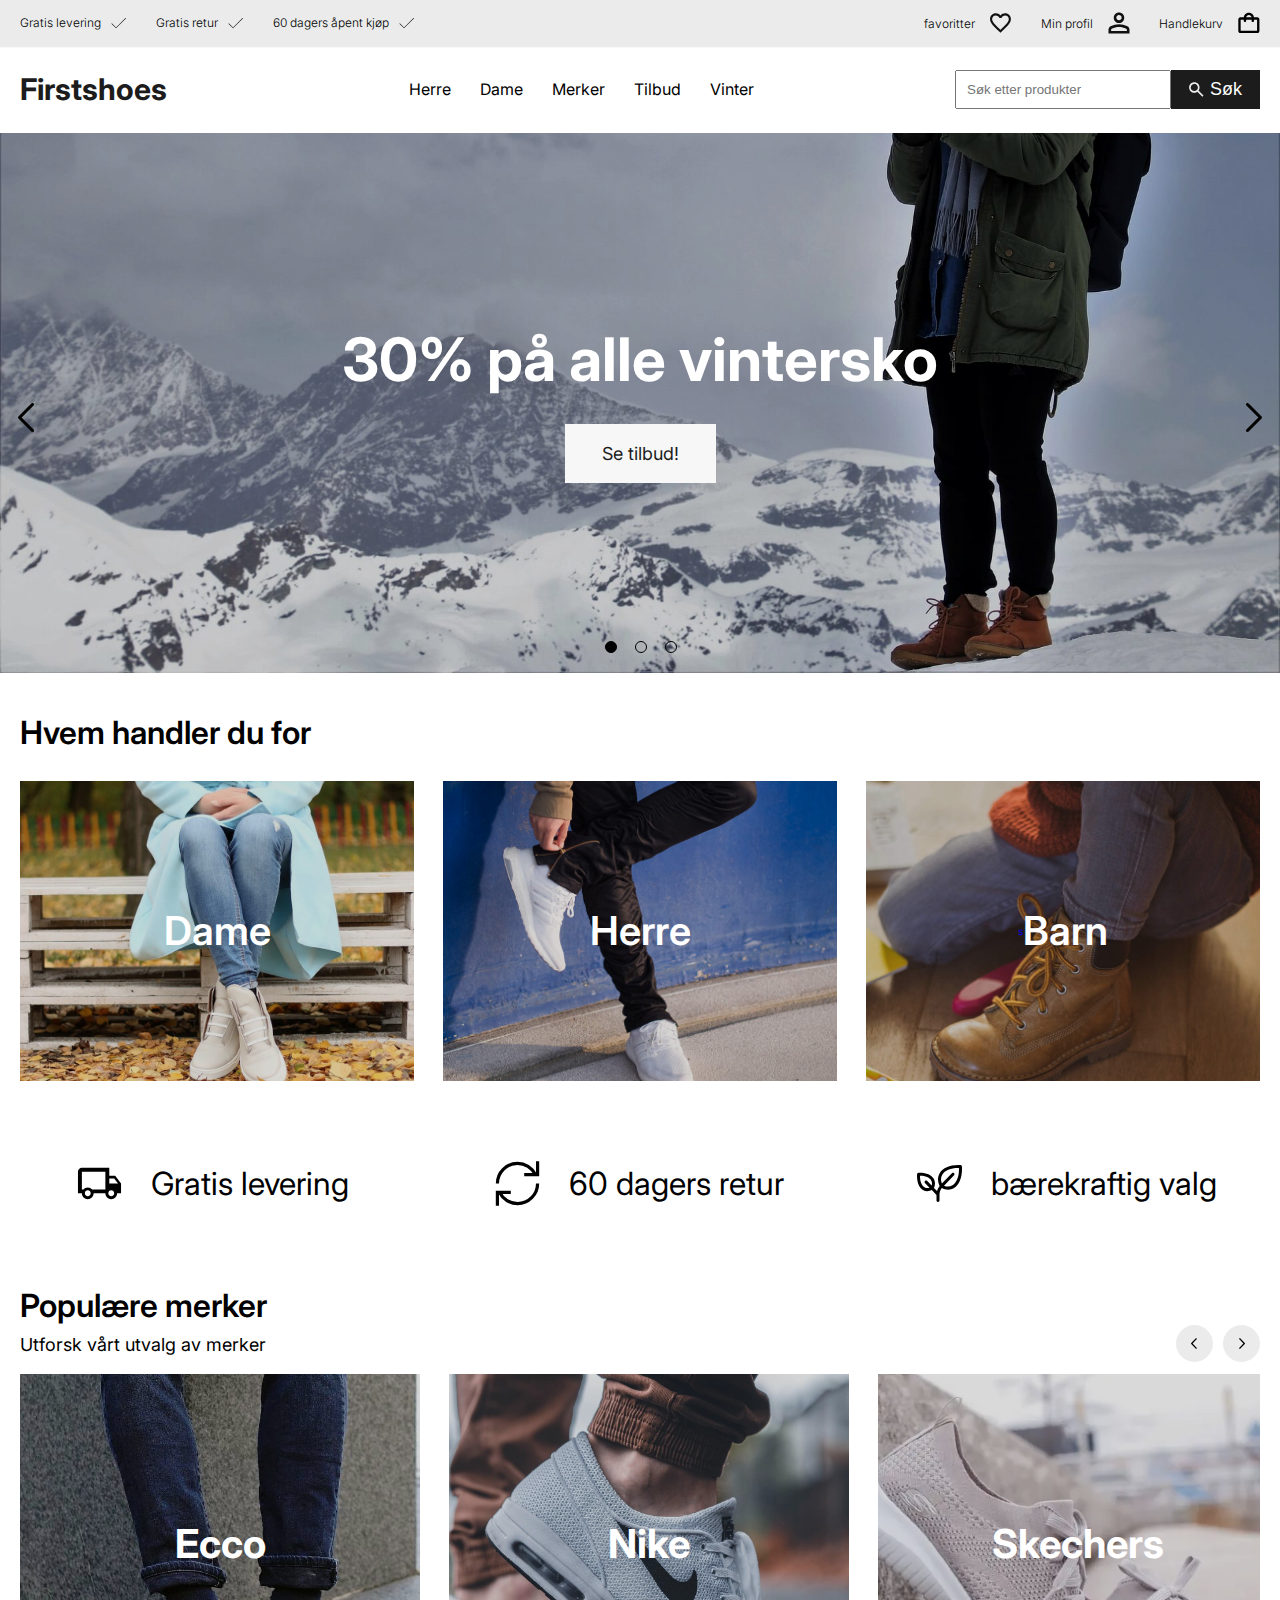
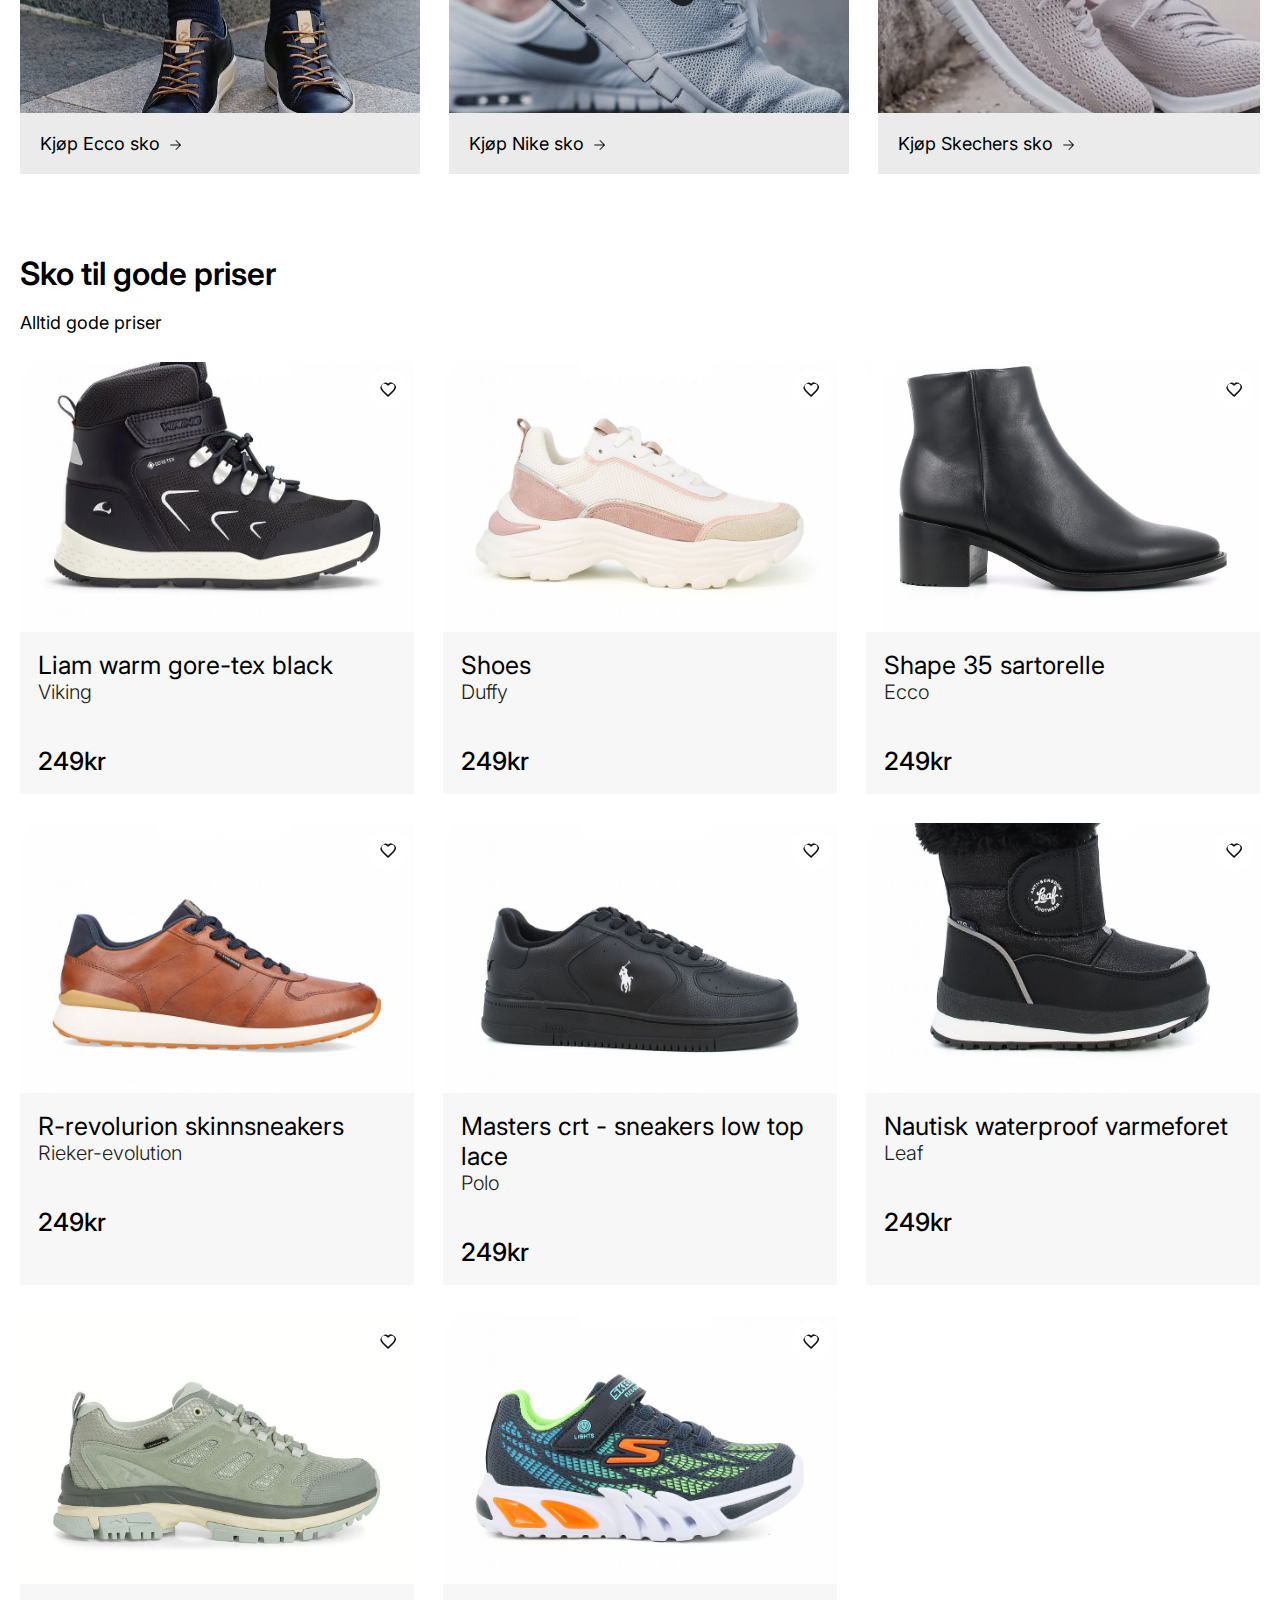
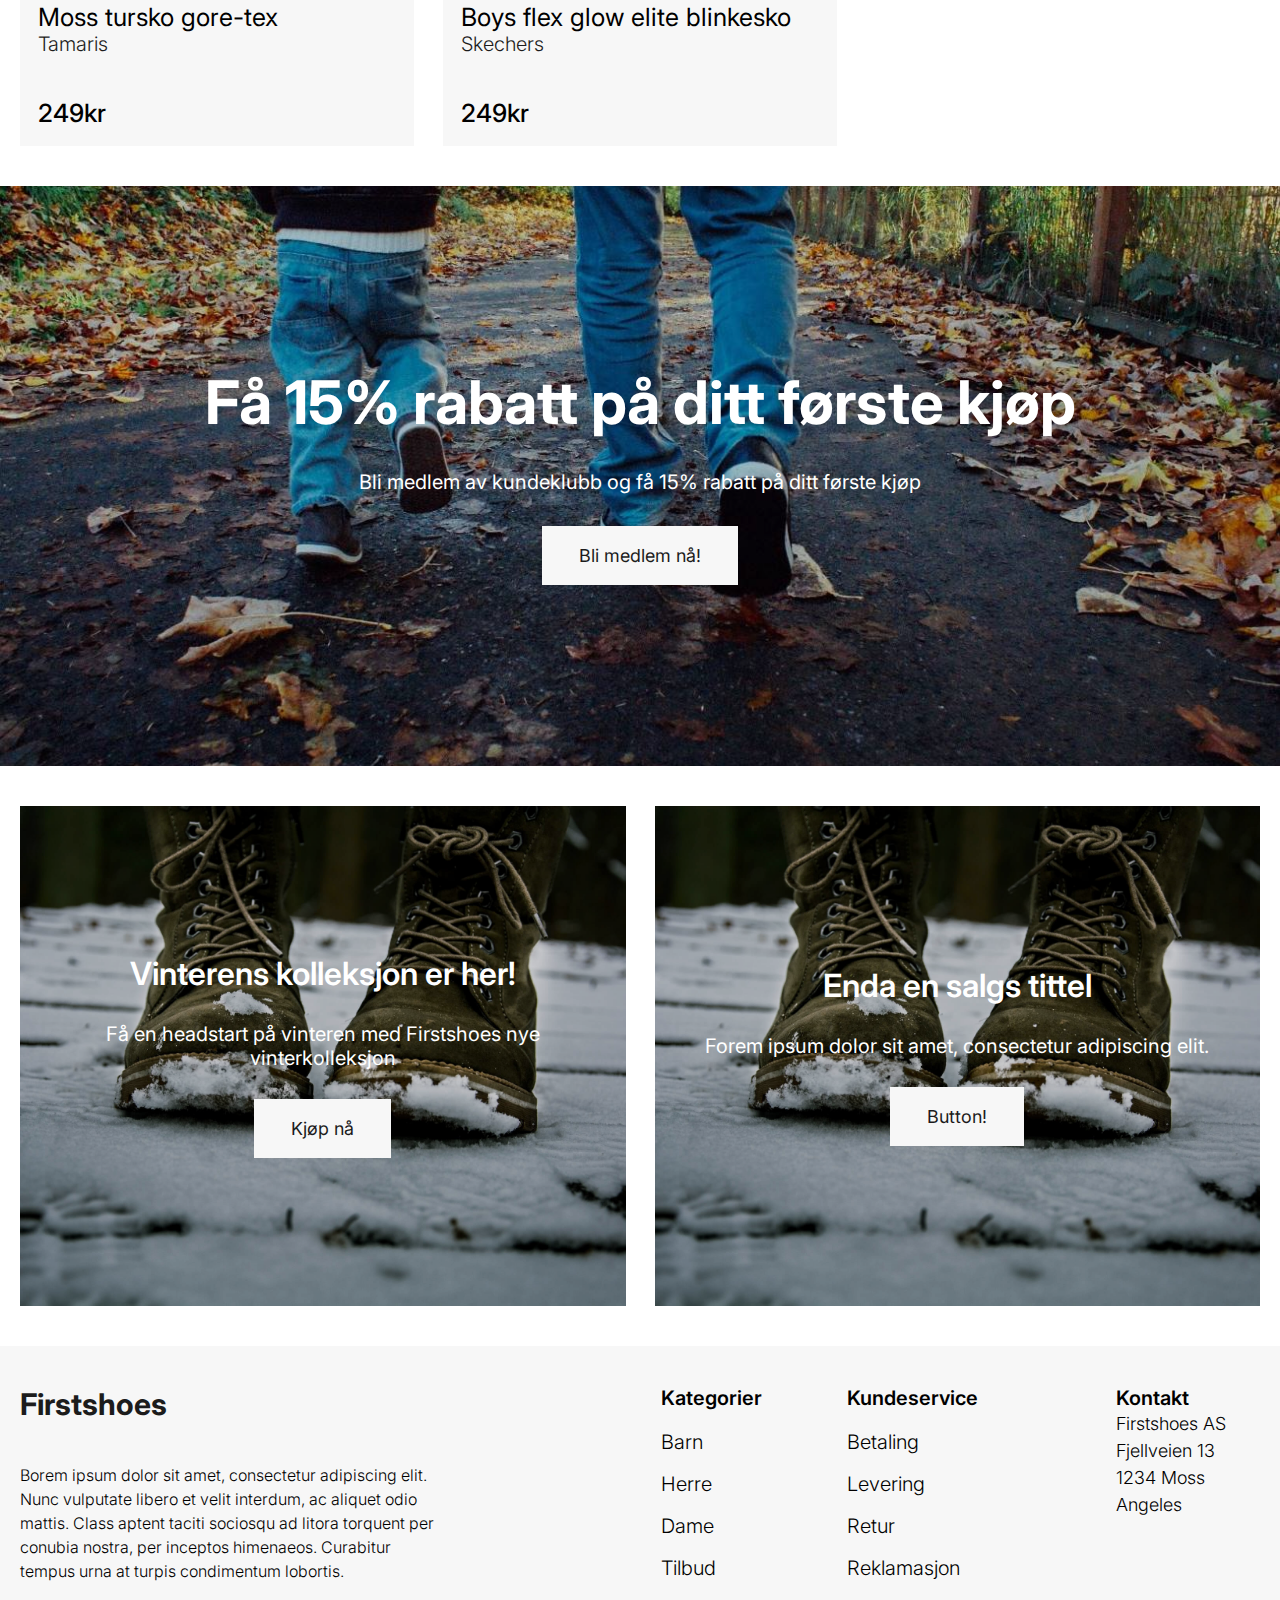
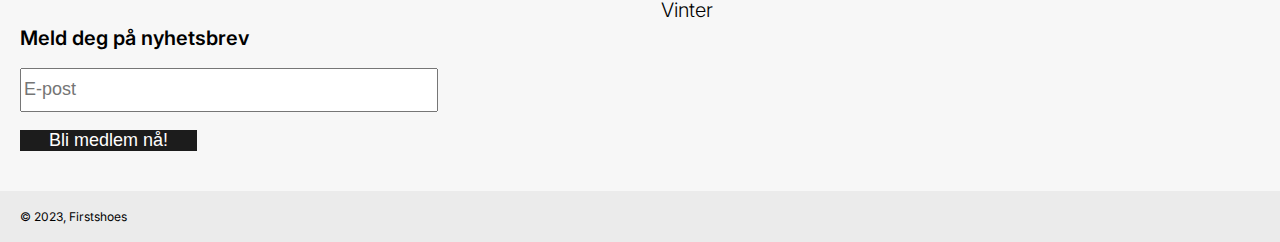
<file: index.html>
<!DOCTYPE html>
<html lang="no">
<head>
    <meta charset="UTF-8">
    <meta name="viewport" content="width=device-width, initial-scale=1.0">
    <link rel="stylesheet" href="css/style.css">
    <link rel="preconnect" href="https://fonts.googleapis.com">
    <link rel="preconnect" href="https://fonts.gstatic.com" crossorigin>
    <link href="https://fonts.googleapis.com/css2?family=Inter:wght@300;400;500;600;700&display=swap" rel="stylesheet">
    <title>Firstshoes</title>
</head>
<body>
    <header>
        <a href="#main" class="skip-link">Hopp til hovedinnhold</a>
        <section id="header-sub">
            <span>Gratis levering<img src="gfx/check.svg" alt="Checkmark" class="icon-xs"></span>
            <span>Gratis retur<img src="gfx/check.svg" alt="Checkmark" class="icon-xs"></span>
            <span>60 dagers åpent kjøp<img src="gfx/check.svg" alt="Checkmark" class="icon-xs"></span>
            <nav aria-label="secondary">
                <ul>
                    <li>
                        <a href="#" class="text-black"><span>favoritter</span><img src="gfx/heart.svg" alt="Vis lagret i favoritter" class="icon-s"></a>
                    </li>
                    <li>
                        <a href="#" class="text-black"><span class="text-black">Min profil</span><img src="gfx/profile.svg" alt="Gå til min profil" class="icon-s"></a>
                    </li>
                    <li>
                        <a href="handlekurv.html" class="text-black"><span>Handlekurv</span><img src="gfx/shopping_bag.svg" alt="Vis produkter i handlekurv" class="icon-s"></a>
                    </li>
                </ul>
            </nav>
        </section>
        <section id="header-main">
            <span class="logo" role="navigation"><a href="index.html">Firstshoes</a></span>
            <span class="icon-m">
                <a href="#"><img src="gfx/search.svg" alt="Søk etter produkter" class="icon-m"></a>
            </span>
            <span class="icon-m">
               <a href="#" aria-label="menu"><img src="gfx/hamburger.svg" alt="Åpne meny" class="icon-m"></a>
            </span>
            <nav aria-label="primary">
                <ul>
                    <li><a href="#">Herre</a></li>
                    <li><a href="#">Dame</a></li>
                    <li><a href="#">Merker</a></li>
                    <li><a href="#">Tilbud</a></li>
                    <li><a href="#">Vinter</a></li>
                </ul>
            </nav>
            <form role="search">
                <input type="text" id="search-input" placeholder="Søk etter produkter">
                <button type="submit"><img src="gfx/search.svg" alt="" class="icon-white">Søk</button>
            </form>
        </section>
    </header>
    <main id="main">
        <section id="slider">
            <article class="slide">
                <h1 class="heading-1 text-white">30% på alle vintersko</h1>
                <a href="#" class="btn-l solid-light">Se tilbud!</a>
                <img src="img/the-alps-331.jpg" alt="Header banner" class="slide-img bg-image">
            </article>
            <article class="slide">
                <h2 class="heading-1 text-white">Høstens herrekolleksjon</h2>
                <a href="#" class="btn-l solid-light">Se tilbud!</a>
                <img src="img/autum_collection_man.jpg" alt="Header banner" class="slide-img bg-image">
            </article>
            <article class="slide">
                <h2 class="heading-1 text-white">Billige sko hele året</h2>
                <a href="#" class="btn-l solid-light">Se tilbud!</a>
                <img src="img/cheap_shoes_year.jpg" alt="Header banner" class="slide-img bg-image">
            </article>
            <div class="slide-arrows">
                <span class="slide-arrow-left icon-xs" onclick="plusDivs(-1)" tabindex="0"><img src="gfx/left-arrow.svg" alt="Slide til venstre" class="slide-navi-arrow"></span>
                <span class="slide-arrow-right icon-xs" onclick="plusDivs(1)" tabindex="0"><img src="gfx/right-arrow.svg" alt="Slide til høyre" class="slide-navi-arrow"></span>
            </div>
            <div class="slide-dots">
                <span class="dot" onclick="currentDiv(1)"></span>
                <span class="dot" onclick="currentDiv(2)"></span>
                <span class="dot" onclick="currentDiv(3)"></span>
            </div>
        </section>
        <section id="kategorier">
            <h2 class="heading-2">Hvem handler du for</h2>
            <a href="#" class="category">
                <h3 class="text-white">Dame</h3>
                <img src="img/karabadgak-shoes-2914977_1920.jpg" alt="Sko for damer" class="bg-image">
            </a>
            <a href="#" class="category">
                <h3 class="text-white">Herre</h3>
                <img src="img/black-jiracheep-B5MKPcwjXr4-unsplash.jpg" alt="Sko for herrer" class="bg-image">
            </a>
            <a href="#" class="category">s
                <h3 class="text-white">Barn</h3>
                <img src="img/sven-brandsma-iVAs1Y_C8qI-unsplash.jpg" alt="Sko for barn" class="bg-image">
            </a>
        </section>
        <section id="selling-points">
            <span>
                <img src="gfx/truck.svg" alt="" class="icon-l">
                Gratis levering
            </span>
            <span>
                <img src="gfx/rewind.svg" alt="" class="icon-l">
                60 dagers retur
            </span>
            <span>
                <img src="gfx/plant.svg" alt="" class="icon-l">
                bærekraftig valg
            </span>
        </section>
        <section id="merker">
            <article class="merker-header">
                <h2 class="heading-2">Populære merker</h2>
                <p>Utforsk vårt utvalg av merker</p>
                <span tabindex="0"><img src="gfx/left-arrow.svg" alt="Slide til venstre" class="icon-round-m bg-92"></span>
                <span tabindex="0"><img src="gfx/right-arrow.svg" alt="Slide til høyre" class="icon-round-m bg-92"></span>
            </article>
            <div class="merker-body">
                <a href="#">
                    <h3 class="text-white">Ecco</h3>
                    <img src="img/Ecco+Shoes+Blog+1.jpg" alt="produktbrand for Ecco" class="bg-image">
                    <p>Kjøp Ecco sko<img src="gfx/arrow-right-2.svg" alt=""></p>
                </a>
                <a href="#">
                    <h3 class="text-white">Nike</h3>
                    <img src="img/feet-1840619_1920.jpg" alt="produktbrand for Nike" class="bg-image">
                    <p>Kjøp Nike sko<img src="gfx/arrow-right-2.svg" alt=""></p>
                </a>
                <a href="#">
                    <h3 class="text-white">Skechers</h3>
                    <img src="img/5cbe235ddaa9a96cfe352384.webp" alt="produktbrand for Skechers" class="bg-image">
                    <p>Kjøp Skechers sko<img src="gfx/arrow-right-2.svg" alt=""></p>
                </a>
                <a href="#">
                    <h3 class="text-white">Ecco</h3>
                    <img src="img/arunas-naujokas-yzmtlz9SJ4A-unsplash.jpg" alt="produktbrand for Ecco" class="bg-image">
                    <p>Kjøp Ecco sko<img src="gfx/arrow-right-2.svg" alt=""></p>
                </a>
                <a href="#">
                    <h3 class="text-white">Ecco</h3>
                    <img src="img/arunas-naujokas-yzmtlz9SJ4A-unsplash.jpg" alt="produktbrand for Ecco" class="bg-image">
                    <p>Kjøp Ecco sko<img src="gfx/arrow-right-2.svg" alt=""></p>
                </a>
            </div>
        </section>
        <section id="produkter">
            <h2 class="heading-2">Sko til gode priser</h2>
            <p>Alltid gode priser</p>
            <article>
                <a href="produkt.html">
                    <h3>Liam warm gore-tex black</h3>
                    <h4>Viking</h4>
                    <span>249kr</span>
                    <span><img src="gfx/heart.svg" alt="Legg til favoritt"></span>
                    <img src="img/viking-s.jpg" alt="produktbilde for Liam warm gore-tex black sko">
                </a>
            </article>
            <article>
                <a href="produkt.html">
                    <h3>Shoes</h3>
                    <h4>Duffy</h4>
                    <span>249kr</span>
                    <span><img src="gfx/heart.svg" alt="Legg til favoritt"></span>
                    <img src="img/duffy-s.jpg" alt="produktbilde for Shoes sko">
                </a>
            </article>
            <article>
                <a href="produkt.html">
                    <h3>Shape 35 sartorelle</h3>
                    <h4>Ecco</h4>
                    <span>249kr</span>
                    <span><img src="gfx/heart.svg" alt="Legg til favoritt"></span>
                    <img src="img/eccho-s2.jpg" alt="produktbilde for Shape 35 sartorelle sko">
                </a>
            </article>
            <article>
                <a href="produkt.html">
                    <h3>R-revolurion skinnsneakers</h3>
                    <h4>Rieker-evolution</h4>
                    <span>249kr</span>
                    <span><img src="gfx/heart.svg" alt="Legg til favoritt"></span>
                    <img src="img/rieker-evolution-s.jpg" alt="produktbilde for R-revolurion skinnsneakers sko">
                </a>
            </article>
            <article>
                <a href="produkt.html">
                    <h3>Masters crt - sneakers low top lace</h3>
                    <h4>Polo</h4>
                    <span>249kr</span>
                    <span><img src="gfx/heart.svg" alt="Legg til favoritt"></span>
                    <img src="img/polo-s.jpg" alt="produktbilde for Masters crt - sneakers low top lace sko">
                </a>
            </article>
            <article>
                <a href="produkt.html">
                    <h3>Nautisk waterproof varmeforet</h3>
                    <h4>Leaf</h4>
                    <span>249kr</span>
                    <span><img src="gfx/heart.svg" alt="Legg til favoritt"></span>
                    <img src="img/leaf-s.jpg" alt="produktbilde for Nautisk waterproof varmeforet sko">
                </a>
            </article>
            <article>
                <a href="produkt.html">
                    <h3>Moss tursko gore-tex</h3>
                    <h4>Tamaris</h4> 
                    <span>249kr</span>
                    <span><img src="gfx/heart.svg" alt="Legg til favoritt"></span>
                    <img src="img/tamaris-s.jpg" alt="produktbilde for Moss tursko gore-tex sko">
                </a>
            </article>
            <article>
                <a href="produkt.html">
                    <h3>Boys flex glow elite blinkesko</h3>
                    <h4>Skechers</h4>
                    <span>249kr</span>
                    <span><img src="gfx/heart.svg" alt="Legg til favoritt"></span>
                    <img src="img/skecher-s.jpg" alt="produktbilde for Boys flex glow elite blinkesko">
                </a>
            </article>
        </section>
        <section id="bli-medlem">
            <article>
                <h2 class="heading-1 text-white">Få 15% rabatt på ditt første kjøp</h2>
                <p class="text-white">Bli medlem av kundeklubb og få 15% rabatt på ditt første kjøp</p>
                <a href="#" class="btn-l solid-light">Bli medlem nå!</a>
                <img src="img/dad-909510_1920.jpg" alt="" class="bg-image">
            </article>
        </section>
        <section id="ads">
            <article>
                <h3 class="heading-2 text-white">Vinterens kolleksjon er her!</h3>
                <p class="text-white">Få en headstart på vinteren med Firstshoes nye vinterkolleksjon</p>
                <a href="#" class="btn-l solid-light">Kjøp nå</a>
                <img src="img/arunas-naujokas-yzmtlz9SJ4A-unsplash.jpg" alt="" class="bg-image">
            </article>
            <article>
                <h3 class="heading-2 text-white">Enda en salgs tittel</h3>
                <p class="text-white">Forem ipsum dolor sit amet, consectetur adipiscing elit.</p>
                <a href="#" class="btn-l solid-light">Button!</a>
                <img src="img/arunas-naujokas-yzmtlz9SJ4A-unsplash.jpg" alt="" class="bg-image">
            </article>
        </section>
    </main>

    <footer>
        <section id="footer-main">
            <article>
                <span class="logo"><a href="index.html">Firstshoes</a></span>
                <p>Borem ipsum dolor sit amet, consectetur adipiscing elit. Nunc vulputate libero et velit interdum, ac aliquet odio mattis. Class aptent taciti sociosqu ad litora torquent per conubia nostra, per inceptos himenaeos. Curabitur tempus urna at turpis condimentum lobortis.</p>
                <form>
                    <h3>Meld deg på nyhetsbrev</h3>
                    <input type="text" placeholder="E-post">
                    <input type="submit" value="Bli medlem nå!">
                </form>
            </article>
            <article>
                <h3>Kategorier</h3>
                <nav>
                    <ul>
                        <li><a href="#">Barn</a></li>
                        <li><a href="#">Herre</a></li>
                        <li><a href="#">Dame</a></li>
                        <li><a href="#">Tilbud</a></li>
                        <li><a href="#">Vinter</a></li>
                    </ul>
                </nav>
            </article>
            <article>
                <h3>Kundeservice</h3>
                <nav>
                    <ul>
                        <li><a href="#">Betaling</a></li>
                        <li><a href="#">Levering</a></li>
                        <li><a href="#">Retur</a></li>
                        <li><a href="#">Reklamasjon</a></li>
                    </ul>
                </nav>
            </article>           
            <article>
                <h3>Kontakt</h3>
                <address>
                    <p>Firstshoes AS</p>
                    <p>Fjellveien 13</p>
                    <p>1234 Moss Angeles</p>
                </address>
            </article>
        </section>
        <section id="footer-sub">
            <p>© 2023, Firstshoes</p>
        </section>
    </footer>
    <script src="js/script.js"></script>
</body>
</html>
</file>
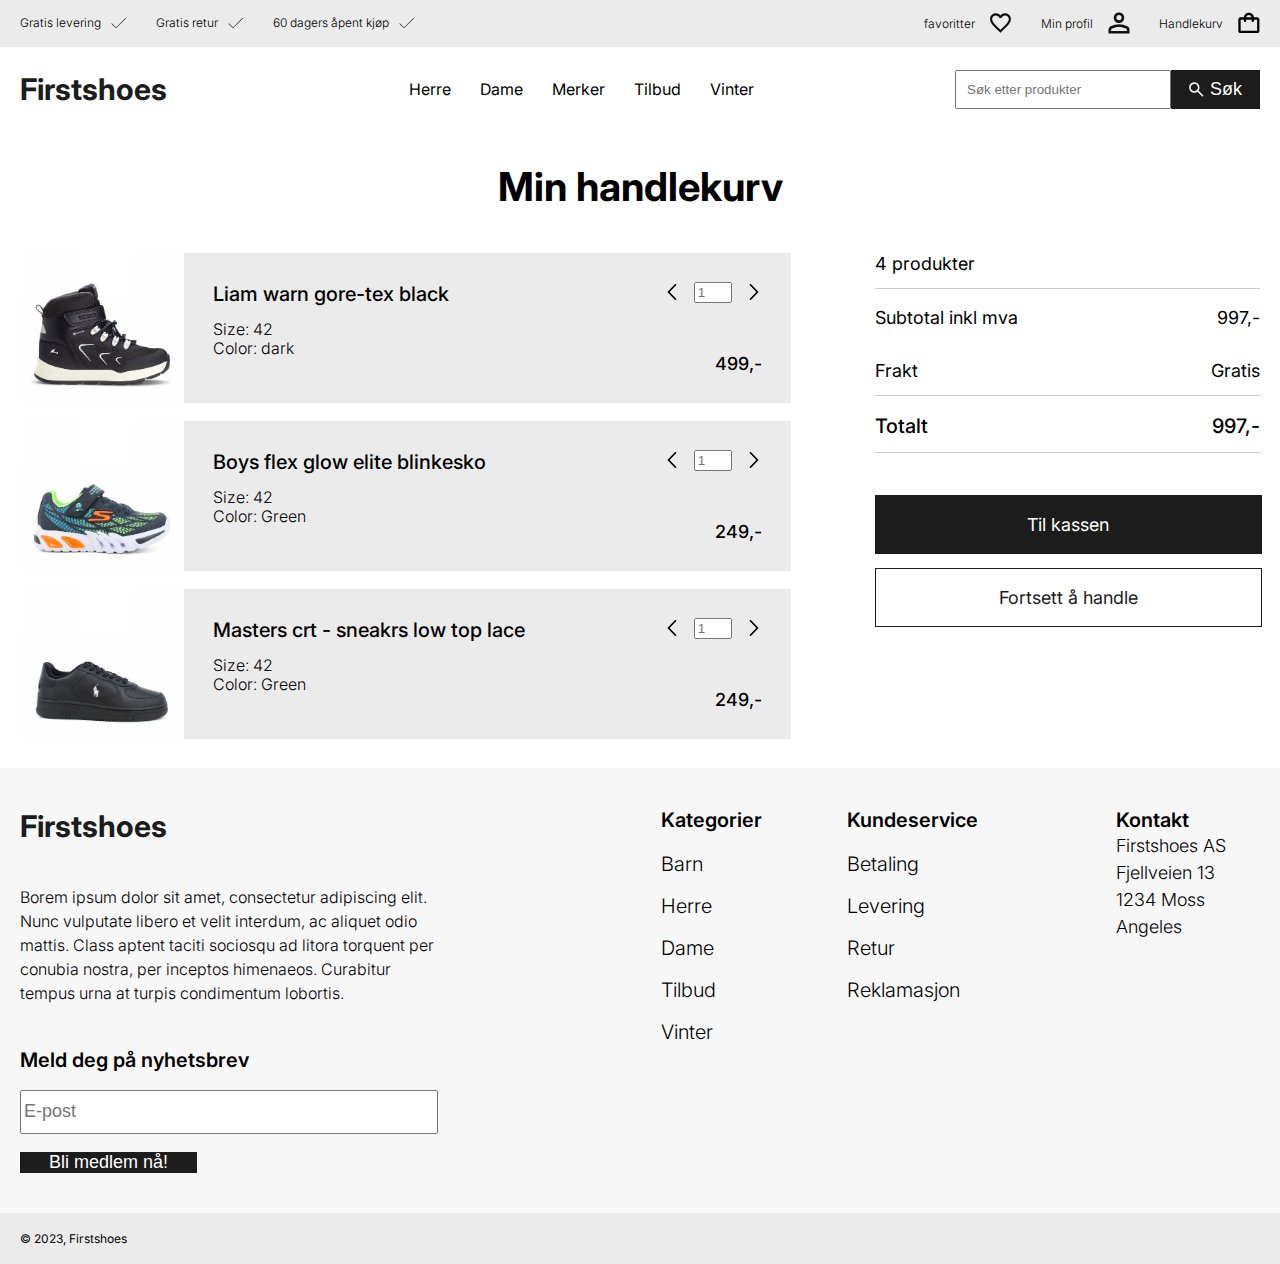
<file: handlekurv.html>
<!DOCTYPE html>
<html lang="no">
<head>
    <meta charset="UTF-8">
    <meta name="viewport" content="width=device-width, initial-scale=1.0">
    <link rel="stylesheet" href="css/style.css">
    <link rel="preconnect" href="https://fonts.googleapis.com">
    <link rel="preconnect" href="https://fonts.gstatic.com" crossorigin>
    <link href="https://fonts.googleapis.com/css2?family=Inter:wght@300;400;500;600;700&display=swap" rel="stylesheet">
    <title>Firstshoes</title>
</head>
<body>
    <header>
        <a href="#main" class="skip-link">Hopp til hovedinnhold</a>
        <section id="header-sub">
            <span>Gratis levering<img src="gfx/check.svg" alt="Checkmark" class="icon-xs"></span>
            <span>Gratis retur<img src="gfx/check.svg" alt="Checkmark" class="icon-xs"></span>
            <span>60 dagers åpent kjøp<img src="gfx/check.svg" alt="Checkmark" class="icon-xs"></span>
            <nav aria-label="secondary">
                <ul>
                    <li>
                        <a href="#" class="text-black"><span>favoritter</span><img src="gfx/heart.svg" alt="Vis lagret i favoritter" class="icon-s"></a>
                    </li>
                    <li>
                        <a href="#" class="text-black"><span class="text-black">Min profil</span><img src="gfx/profile.svg" alt="Gå til min profil" class="icon-s"></a>
                    </li>
                    <li>
                        <a href="handlekurv.html" class="text-black"><span>Handlekurv</span><img src="gfx/shopping_bag.svg" alt="Vis produkter i handlekurv" class="icon-s"></a>
                    </li>
                </ul>
            </nav>
        </section>
        <section id="header-main">
            <span class="logo" role="navigation"><a href="index.html">Firstshoes</a></span>
            <span class="icon-m">
                <a href="#"><img src="gfx/search.svg" alt="Søk etter produkter" class="icon-m"></a>
            </span>
            <span class="icon-m">
               <a href="#" aria-label="menu"><img src="gfx/hamburger.svg" alt="Åpne meny" class="icon-m"></a>
            </span>
            <nav aria-label="primary">
                <ul>
                    <li><a href="#">Herre</a></li>
                    <li><a href="#">Dame</a></li>
                    <li><a href="#">Merker</a></li>
                    <li><a href="#">Tilbud</a></li>
                    <li><a href="#">Vinter</a></li>
                </ul>
            </nav>
            <form role="search">
                <input type="text" id="search-input" placeholder="Søk etter produkter">
                <button type="submit"><img src="gfx/search.svg" alt="" class="icon-white">Søk</button>
            </form>
        </section>
    </header>
    <main id="handlekurv">
        <section>
            <h1>Min handlekurv</h1>
        </section>
        <section>
            <article class="cart_item">
                <img src="img/viking-s.jpg" alt="">
                <article>
                    <h2>Liam warn gore-tex black</h2>
                    <p>Size: 42</p>
                    <p>Color: dark</p>
                </article>
                <article>
                    <form>
                        <img src="gfx/left-arrow.svg" alt="" class="icon-xs">
                        <input type="number" placeholder="1">
                        <img src="gfx/right-arrow.svg" alt="" class="icon-xs">
                    </form>
                    <span>499,-</span>
                </article>
            </article>
            <article class="cart_item">
                <img src="img/skecher-s.jpg" alt="">
                <article>
                    <h2>Boys flex glow elite blinkesko</h2>
                    <p>Size: 42</p>
                    <p>Color: Green</p>
                </article>
                <article>
                    <form>
                        <img src="gfx/left-arrow.svg" alt="" class="icon-xs">
                        <input type="number" placeholder="1">
                        <img src="gfx/right-arrow.svg" alt="" class="icon-xs">
                    </form>
                    <span>249,-</span>
                </article>
            </article>
            <article class="cart_item">
                <img src="img/polo-s.jpg" alt="">
                <article>
                    <h2>Masters crt - sneakrs low top lace</h2>
                    <p>Size: 42</p>
                    <p>Color: Green</p>
                </article>
                <article>
                    <form>
                        <img src="gfx/left-arrow.svg" alt="" class="icon-xs">
                        <input type="number" placeholder="1">
                        <img src="gfx/right-arrow.svg" alt="" class="icon-xs">
                    </form>
                    <span>249,-</span>
                </article>
            </article>
        </section>
        <section id="handlekurv_pris">
            <div id="pris_oversikt">
                <p>4 produkter</p>
                <p><span>Subtotal inkl mva</span><span>997,-</span></p>
                <p><span>Frakt</span><span>Gratis</span></p>
                <p class="totalt"><span>Totalt</span><span>997,-</span></p>
            </div>
            <a href="#" class="btn-l solid-dark">Til kassen</a>
            <a href="#" class="btn-l outline-dark">Fortsett å handle</a>
        </section>
    </main>
    <footer>
        <section id="footer-main">
            <article>
                <span class="logo"><a href="index.html">Firstshoes</a></span>
                <p>Borem ipsum dolor sit amet, consectetur adipiscing elit. Nunc vulputate libero et velit interdum, ac aliquet odio mattis. Class aptent taciti sociosqu ad litora torquent per conubia nostra, per inceptos himenaeos. Curabitur tempus urna at turpis condimentum lobortis.</p>
                <form>
                    <h3>Meld deg på nyhetsbrev</h3>
                    <input type="text" placeholder="E-post">
                    <input type="submit" value="Bli medlem nå!">
                </form>
            </article>
            <article>
                <h3>Kategorier</h3>
                <nav>
                    <ul>
                        <li><a href="#">Barn</a></li>
                        <li><a href="#">Herre</a></li>
                        <li><a href="#">Dame</a></li>
                        <li><a href="#">Tilbud</a></li>
                        <li><a href="#">Vinter</a></li>
                    </ul>
                </nav>
            </article>
            <article>
                <h3>Kundeservice</h3>
                <nav>
                    <ul>
                        <li><a href="#">Betaling</a></li>
                        <li><a href="#">Levering</a></li>
                        <li><a href="#">Retur</a></li>
                        <li><a href="#">Reklamasjon</a></li>
                    </ul>
                </nav>
            </article>           
            <article>
                <h3>Kontakt</h3>
                <address>
                    <p>Firstshoes AS</p>
                    <p>Fjellveien 13</p>
                    <p>1234 Moss Angeles</p>
                </address>
            </article>
        </section>
        <section id="footer-sub">
            <p>© 2023, Firstshoes</p>
        </section>
    </footer>
    <script src="js/script.js"></script>
</body>
</html>
</file>
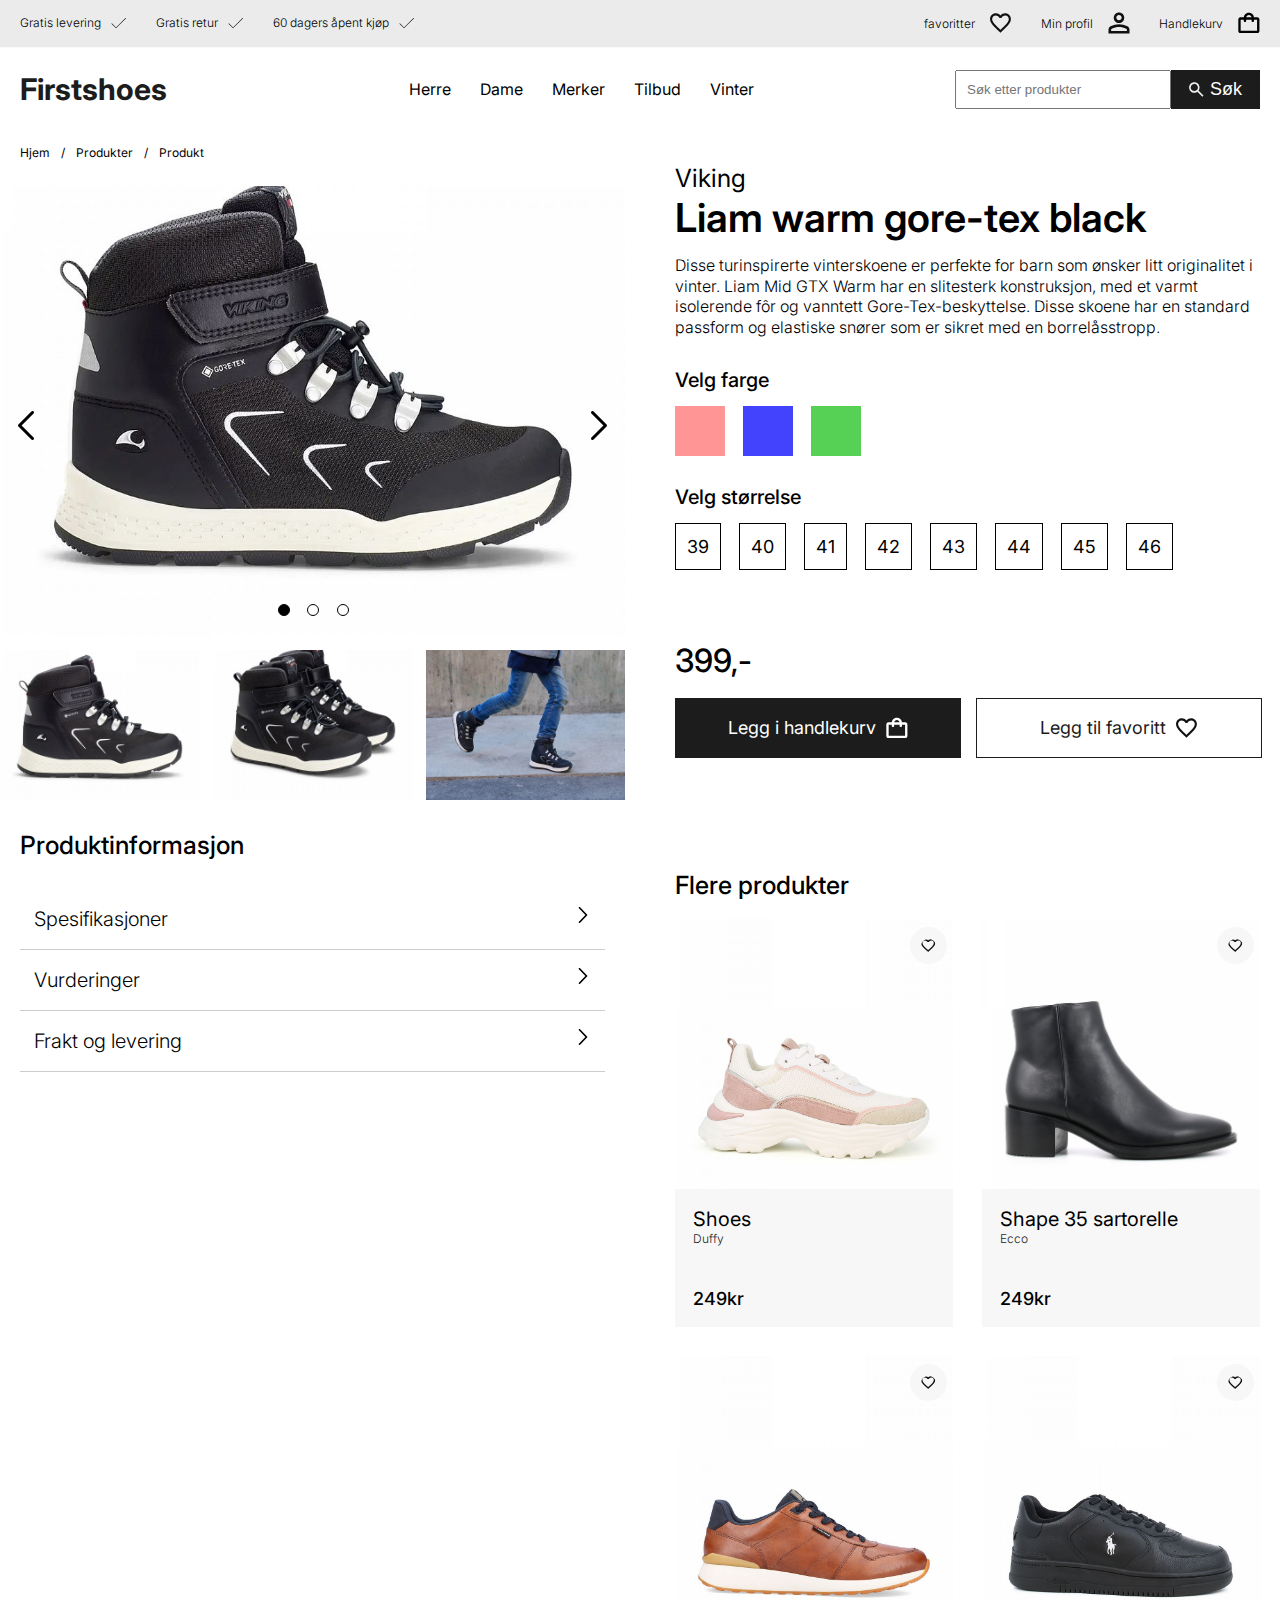
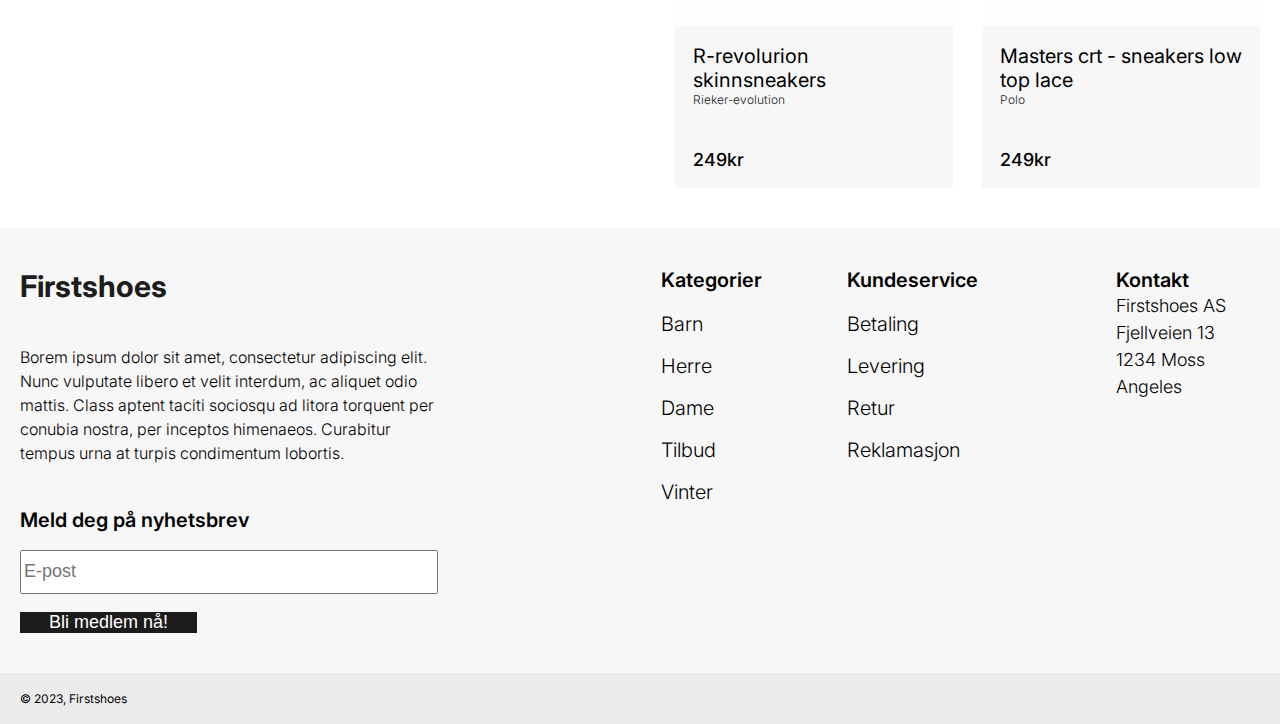
<file: produkt.html>
<!DOCTYPE html>
<html lang="no">
<head>
    <meta charset="UTF-8">
    <meta name="viewport" content="width=device-width, initial-scale=1.0">
    <link rel="stylesheet" href="css/style.css">
    <link rel="preconnect" href="https://fonts.googleapis.com">
    <link rel="preconnect" href="https://fonts.gstatic.com" crossorigin>
    <link href="https://fonts.googleapis.com/css2?family=Inter:wght@300;400;500;600;700&display=swap" rel="stylesheet">
    <title>Firstshoes</title>
</head>
<body>
    <header>
        <a href="#main" class="skip-link">Hopp til hovedinnhold</a>
        <section id="header-sub">
            <span>Gratis levering<img src="gfx/check.svg" alt="Checkmark" class="icon-xs"></span>
            <span>Gratis retur<img src="gfx/check.svg" alt="Checkmark" class="icon-xs"></span>
            <span>60 dagers åpent kjøp<img src="gfx/check.svg" alt="Checkmark" class="icon-xs"></span>
            <nav aria-label="secondary">
                <ul>
                    <li>
                        <a href="#" class="text-black"><span>favoritter</span><img src="gfx/heart.svg" alt="Vis lagret i favoritter" class="icon-s"></a>
                    </li>
                    <li>
                        <a href="#" class="text-black"><span class="text-black">Min profil</span><img src="gfx/profile.svg" alt="Gå til min profil" class="icon-s"></a>
                    </li>
                    <li>
                        <a href="handlekurv.html" class="text-black"><span>Handlekurv</span><img src="gfx/shopping_bag.svg" alt="Vis produkter i handlekurv" class="icon-s"></a>
                    </li>
                </ul>
            </nav>
        </section>
        <section id="header-main">
            <span class="logo" role="navigation"><a href="index.html">Firstshoes</a></span>
            <span class="icon-m">
                <a href="#"><img src="gfx/search.svg" alt="Søk etter produkter" class="icon-m"></a>
            </span>
            <span class="icon-m">
               <a href="#" aria-label="menu"><img src="gfx/hamburger.svg" alt="Åpne meny" class="icon-m"></a>
            </span>
            <nav aria-label="primary">
                <ul>
                    <li><a href="#">Herre</a></li>
                    <li><a href="#">Dame</a></li>
                    <li><a href="#">Merker</a></li>
                    <li><a href="#">Tilbud</a></li>
                    <li><a href="#">Vinter</a></li>
                </ul>
            </nav>
            <form role="search">
                <input type="text" id="search-input" placeholder="Søk etter produkter">
                <button type="submit"><img src="gfx/search.svg" alt="" class="icon-white">Søk</button>
            </form>
        </section>
    </header>
    <main id="produkt">
        <section id="prod_start">
            <ul class="breadcrumbs">
                <li><a href="index.html">Hjem</a></li>
                <li><a href="#">Produkter</a></li>
                <li>Produkt</li>
            </ul>
            <div id="prod_slider">
                <span class="slide">
                    <img src="img/viking-s.jpg" alt="Produktvisualisering av en sko" class="slide-img bg-image">
                </span>
                <span class="slide">
                    <img src="img/viking-s3.jpg" alt="Produktvisualisering av et par sko" class="slide-img bg-image">
                </span>
                <span class="slide">
                    <img src="img/viking-s4.jpg" alt="Barn som bruker sko" class="slide-img bg-image">
                </span>
                <div class="slide-arrows">
                    <span class="slide-arrow-left icon-xs" tabindex="0" onclick="plusDivs(-1)"><img src="gfx/left-arrow.svg" alt="slide til venstre" class="slide-navi-arrow"></span>
                    <span class="slide-arrow-right icon-xs" tabindex="0" onclick="plusDivs(1)"><img src="gfx/right-arrow.svg" alt="slide til høyre" class="slide-navi-arrow"></span>
                </div>
                <div class="slide-dots">
                    <span class="dot" onclick="currentDiv(1)"></span>
                    <span class="dot" onclick="currentDiv(2)"></span>
                    <span class="dot" onclick="currentDiv(3)"></span>
                </div>
            </div>
            <img src="img/viking-s.jpg" alt="produkt galleri thumbail" class="prod_slide_thumb">
            <img src="img/viking-s3.jpg" alt="produkt galleri thumbail" class="prod_slide_thumb">
            <img src="img/viking-s4.jpg" alt="produkt galleri thumbail" class="prod_slide_thumb">
        </section>
        <section id="prod_info">
            <article id="prod_info_header">
                <span id="info_brand">Viking</span>
                <h1>Liam warm gore-tex black</h1>
                <p>Disse turinspirerte vinterskoene er perfekte for barn som ønsker litt originalitet i vinter. Liam Mid GTX Warm har en slitesterk konstruksjon, med et varmt isolerende fôr og vanntett Gore-Tex-beskyttelse. Disse skoene har en standard passform og elastiske snører som er sikret med en borrelåsstropp.</p>
            </article>
            <article id="prod_info_color">
                <h2>Velg farge</h2>
                <span></span>
                <span></span>
                <span></span>
            </article>
            <article id="prod_info_size">
                <h2>Velg størrelse</h2>
                <button>Velg størrelse<img src="gfx/right-arrow.svg" alt="" class="icon-xs"></button>
                <span>39</span>
                <span>40</span>
                <span>41</span>
                <span>42</span>
                <span>43</span>
                <span>44</span>
                <span>45</span>
                <span>46</span>
            </article>
            <article id="prod_info_action">
                <span>399,-</span>
                <a href="handlekurv.html" class="btn-l solid-dark">Legg i handlekurv<img src="gfx/shopping_bag.svg" alt="" class="icon-s icon-white"></a>
                <a href="handlekurv.html" class="btn-l outline-dark">Legg til favoritt<img src="gfx/heart.svg" alt="" class="icon-s"></a>
            </article>
        </section>
        <section id="prod_faq">
            <h2>Produktinformasjon</h2>
            <article>
                <h3>Spesifikasjoner</h3>
                <img src="gfx/right-arrow.svg" alt="" class="icon-xs">
            </article>
            <article>
                <h3>Vurderinger</h3>
                <img src="gfx/right-arrow.svg" alt="" class="icon-xs">
            </article>
            <article>
                <h3>Frakt og levering</h3>
                <img src="gfx/right-arrow.svg" alt="" class="icon-xs">
            </article>
        </section>
        <section id="produkter">
            <h2>Flere produkter</h2>
            <article>
                <a href="#">
                    <h3>Shoes</h3>
                    <h4>Duffy</h4>
                    <span>249kr</span>
                    <span><img src="gfx/heart.svg" alt="Legg til favoritt"></span>
                    <img src="img/duffy-s.jpg" alt="produktbilde for Shoes sko">
                </a>
            </article>
            <article>
                <a href="#">
                    <h3>Shape 35 sartorelle</h3>
                    <h4>Ecco</h4>
                    <span>249kr</span>
                    <span><img src="gfx/heart.svg" alt="Legg til favoritt"></span>
                    <img src="img/eccho-s2.jpg" alt="produktbilde for Shape 35 sartorelle sko">
                </a>
            </article>
            <article>
                <a href="#">
                    <h3>R-revolurion skinnsneakers</h3>
                    <h4>Rieker-evolution</h4>
                    <span>249kr</span>
                    <span><img src="gfx/heart.svg" alt="Legg til favoritt"></span>
                    <img src="img/rieker-evolution-s.jpg" alt="produktbilde for R-revolurion skinnsneakers sko">
                </a>
            </article>
            <article>
                <a href="#">
                    <h3>Masters crt - sneakers low top lace</h3>
                    <h4>Polo</h4>
                    <span>249kr</span>
                    <span><img src="gfx/heart.svg" alt="Legg til favoritt"></span>
                    <img src="img/polo-s.jpg" alt="produktbilde for Masters crt - sneakers low top lace sko">
                </a>
            </article>
        </section>
    </main>
    <footer>
        <section id="footer-main">
            <article>
                <span class="logo"><a href="index.html">Firstshoes</a></span>
                <p>Borem ipsum dolor sit amet, consectetur adipiscing elit. Nunc vulputate libero et velit interdum, ac aliquet odio mattis. Class aptent taciti sociosqu ad litora torquent per conubia nostra, per inceptos himenaeos. Curabitur tempus urna at turpis condimentum lobortis.</p>
                <form>
                    <h3>Meld deg på nyhetsbrev</h3>
                    <input type="text" placeholder="E-post">
                    <input type="submit" value="Bli medlem nå!">
                </form>
            </article>
            <article>
                <h3>Kategorier</h3>
                <nav>
                    <ul>
                        <li><a href="#">Barn</a></li>
                        <li><a href="#">Herre</a></li>
                        <li><a href="#">Dame</a></li>
                        <li><a href="#">Tilbud</a></li>
                        <li><a href="#">Vinter</a></li>
                    </ul>
                </nav>
            </article>
            <article>
                <h3>Kundeservice</h3>
                <nav>
                    <ul>
                        <li><a href="#">Betaling</a></li>
                        <li><a href="#">Levering</a></li>
                        <li><a href="#">Retur</a></li>
                        <li><a href="#">Reklamasjon</a></li>
                    </ul>
                </nav>
            </article>           
            <article>
                <h3>Kontakt</h3>
                <address>
                    <p>Firstshoes AS</p>
                    <p>Fjellveien 13</p>
                    <p>1234 Moss Angeles</p>
                </address>
            </article>
        </section>
        <section id="footer-sub">
            <p>© 2023, Firstshoes</p>
        </section>
    </footer>
    <script src="js/script.js"></script>
</body>
</html>
</file>
<file: css/style.css>
@charset "UTF-8";
html {
  font-size: 62.5%;
}

body {
  font-family: "Inter", sans-serif;
  margin: 0;
  box-sizing: border-box;
  overflow-x: hidden;
}

.text-white {
  color: #ffffff;
}

.text-black {
  color: #000000;
}

.bg-white {
  background-color: #ffffff;
}

.bg-black {
  background-color: #000000;
}

.bg-92 {
  background-color: #EBEBEB;
}

.btn-l {
  padding: 1.8rem 3.6rem;
  font-size: clamp(1.6rem, 1.6rem + (1vw - 0.76rem) * 0.3846, 1.8rem);
  display: inline-block;
  text-align: center;
  text-decoration: none;
}

.btn-m {
  padding: 1.8rem 3.6rem;
  font-size: clamp(1.4rem, 1.4rem + (1vw - 0.76rem) * 0.3846, 1.6rem);
  display: inline-block;
  text-align: center;
  text-decoration: none;
}

.solid-light {
  background-color: #F7F7F7;
  color: #1C1C1C;
  border: 0.1rem solid #F7F7F7;
  transition: 0.2s ease-out;
}
.solid-light:hover, .solid-light:focus {
  background-color: #1C1C1C;
  border-color: #1C1C1C;
  color: #ffffff;
}

.solid-dark {
  background-color: #1C1C1C;
  color: #ffffff;
  border: 0.1rem solid #1C1C1C;
  transition: 0.2s ease-out;
}
.solid-dark:hover, .solid-dark:focus {
  background-color: #F7F7F7;
  color: #1C1C1C;
}

.outline-dark {
  border: 0.1rem solid #1C1C1C;
  color: #1C1C1C;
  transition: 0.2s ease-out;
}
.outline-dark:hover, .outline-dark:focus {
  background-color: #1C1C1C;
  color: #F7F7F7;
}

.outline-light {
  border: 0.1rem solid #F7F7F7;
  color: #ffffff;
}

.icon-xs {
  width: 1.6rem;
  height: 1.6rem;
}

.icon-s {
  width: 2.2rem;
  height: 2.2rem;
}

.icon-m {
  width: 3.4rem;
}

.icon-l {
  width: 4.5rem;
}

.icon-white {
  filter: invert(100%);
}

.icon-round-m {
  padding: 1.2rem 1.5rem;
  border-radius: 100rem;
  width: 0.7rem;
}

.heading-1 {
  font-size: clamp(3.8rem, 3.8rem + (1vw - 0.76rem) * 4.2308, 6rem);
  font-weight: 700;
  width: 100%;
  margin: 0;
}

.heading-2 {
  font-size: clamp(2.4rem, 2.4rem + (1vw - 0.76rem) * 1.5385, 3.2rem);
  font-weight: 600;
  width: 100%;
  margin: 0;
}

h1, h2, h3, h4 {
  margin: 0;
}

p {
  margin: 0;
}

/* Init grid */
#kategorier, #selling-points, #produkter, #ads, #footer-main, #footer-main article:first-child {
  display: grid;
  grid-template-columns: repeat(1, 1fr);
}

/* Init flexbox */
#header-main, #header-sub, #header-sub span, #header-sub nav, #header-sub ul, #header-sub ul a, #header-main form button, .category, #selling-points span, .merker-header, .merker-body, .merker-body a, #produkter article a, #bli-medlem article, #ads article, footer form, footer ul {
  display: flex;
}

/* Hiding elements on mobile */
#header-main nav, #header-main form, #header-sub span:not(:first-child), #header-sub ul span {
  display: none;
}

/* Document horizontal and vertical padding */
#kategorier, #merker, #produkter, #ads, #selling-points, #merker, #bli-medlem article, #footer-main {
  padding: 4rem 2rem;
}

/* Document max width */
#header-sub, #header-main, #merker, #produkter, #ads, #footer-main, #footer-sub p {
  max-width: 128rem;
  margin: auto;
}

.bg-image {
  width: 100%;
  height: 100%;
  position: absolute;
  -o-object-fit: cover;
     object-fit: cover;
  overflow: hidden;
  top: 0;
  left: 0;
  z-index: -1;
}

.skip-link {
  position: absolute;
  top: auto;
  left: -100rem;
  background-color: red;
  color: #ffffff;
  padding: 1rem;
  font-size: clamp(1.6rem, 1.6rem + (1vw - 0.76rem) * 0.3846, 1.8rem);
}
.skip-link:focus {
  left: auto;
  top: auto;
}

header {
  background: linear-gradient(180deg, #EBEBEB 0%, #EBEBEB 41%, #ffffff 42%, #ffffff 100%);
}

#header-main, #header-sub {
  flex-direction: row;
  justify-content: space-between;
  align-items: center;
  padding: clamp(1.2rem, 1.2rem + (1vw - 0.76rem) * 1.1538, 1.8rem) 2rem;
}

#header-sub {
  padding: 0.2rem 2rem;
  gap: clamp(2rem, 2rem + (1vw - 0.76rem) * 1.7308, 2.9rem);
}
#header-sub span {
  gap: 1rem;
  font-size: 1.2rem;
  font-weight: 300;
  max-width: 128rem;
  margin: auto;
}
#header-sub nav {
  flex-grow: 1;
  justify-content: flex-end;
  max-width: 128rem;
  margin: auto;
}
#header-sub ul {
  list-style-type: none;
  gap: clamp(2rem, 2rem + (1vw - 0.76rem) * 1.7308, 2.9rem);
}
#header-sub ul a {
  gap: 1.5rem;
  align-items: center;
  font-size: clamp(1.4rem, 1.4rem + (1vw - 0.76rem) * 0.3846, 1.6rem);
  text-decoration: none;
}

#header-main :first-child {
  flex-grow: 2;
}
#header-main ul {
  flex-direction: row;
  flex-wrap: nowrap;
  font-size: clamp(1.4rem, 1.4rem + (1vw - 0.76rem) * 0.3846, 1.6rem);
  gap: clamp(2rem, 2rem + (1vw - 0.76rem) * 1.7308, 2.9rem);
  list-style-type: none;
}
#header-main li a {
  text-decoration: none;
  color: #000000;
  transition: all 0.2s ease-out;
}
#header-main li a:hover, #header-main li a:focus {
  color: #6D6D6D;
}
#header-main [type=text] {
  padding-left: 1rem;
}
#header-main form button {
  flex-direction: row;
  align-items: center;
  color: #ffffff;
  background-color: #1C1C1C;
  border: none;
  height: 3.9rem;
  padding: 0 clamp(1.2rem, 1.2rem + (1vw - 0.76rem) * 1.1538, 1.8rem);
  font-size: clamp(1.6rem, 1.6rem + (1vw - 0.76rem) * 0.3846, 1.8rem);
  gap: 0.6rem;
}
#header-main form button img {
  height: 1.5rem;
  height: 1.5rem;
}
#header-main input {
  width: 20rem;
}
#header-main span:nth-child(3) {
  padding-left: 2.5rem;
}

.logo a {
  font-weight: 700;
  text-decoration: none;
  font-size: 3rem;
  color: #1C1C1C;
}

#slider {
  position: relative;
}

.slide {
  display: none;
  flex-direction: column;
  justify-content: center;
  align-items: center;
  gap: clamp(2rem, 2rem + (1vw - 0.76rem) * 1.7308, 2.9rem);
  padding: 0 5rem;
  height: 50vh;
  min-height: 25rem;
  max-height: 40rem;
  text-align: center;
  background-color: rgba(0, 0, 0, 0.2);
}

.slide-arrows {
  width: 100%;
  position: absolute;
  top: 50%;
  cursor: pointer;
}
.slide-arrows .slide-arrow-left {
  display: inline-block;
  padding-left: clamp(1.2rem, 1.2rem + (1vw - 0.76rem) * 1.1538, 1.8rem);
}
.slide-arrows .slide-arrow-right {
  float: right;
  padding-right: clamp(1.2rem, 1.2rem + (1vw - 0.76rem) * 1.1538, 1.8rem);
}

.slide-dots {
  width: 100%;
  position: absolute;
  display: flex;
  gap: clamp(1.2rem, 1.2rem + (1vw - 0.76rem) * 1.1538, 1.8rem);
  left: 50%;
  bottom: 2rem;
  margin-left: -3.5rem;
}
.slide-dots .dot {
  width: 1rem;
  height: 1rem;
  border: 0.1rem solid #000000;
  background-color: rgba(0, 0, 0, 0);
  border-radius: 50%;
  display: inline-block;
  cursor: pointer;
}
.slide-dots .dot-active {
  background-color: #000000;
}

#kategorier {
  gap: clamp(2rem, 2rem + (1vw - 0.76rem) * 1.7308, 2.9rem);
  max-width: 128rem;
  margin: auto;
}
#kategorier :first-child {
  grid-column: 1/-1;
}

.category {
  position: relative;
  height: 20rem;
  justify-content: center;
  align-items: center;
  text-decoration: none;
  overflow: hidden;
  transition: all 0.2s ease-in-out;
  background-color: rgba(0, 0, 0, 0.15);
}
.category h3 {
  font-size: clamp(3rem, 3rem + (1vw - 0.76rem) * 1.9231, 4rem);
  line-height: 0;
  font-weight: 600;
}
.category:hover, .category:focus {
  background-color: rgba(0, 0, 0, 0.4);
}

#selling-points {
  gap: clamp(3rem, 3rem + (1vw - 0.76rem) * 2.3077, 4.2rem);
  background-color: #F7F7F7;
}
#selling-points span {
  flex-direction: row;
  align-items: center;
  justify-content: flex-start;
  gap: clamp(2rem, 2rem + (1vw - 0.76rem) * 1.7308, 2.9rem);
  font-size: clamp(2.4rem, 2.4rem + (1vw - 0.76rem) * 1.5385, 3.2rem);
  font-weight: 400;
}

.merker-header {
  flex-direction: row;
  flex-wrap: wrap;
  justify-content: space-between;
  align-items: center;
  -moz-column-gap: 1rem;
       column-gap: 1rem;
  margin-bottom: 1rem;
}
.merker-header p {
  flex-grow: 1;
  font-size: clamp(1.6rem, 1.6rem + (1vw - 0.76rem) * 0.3846, 1.8rem);
}

.merker-body {
  flex-direction: row;
  flex-wrap: nowrap;
  overflow-x: hidden;
  gap: clamp(2rem, 2rem + (1vw - 0.76rem) * 1.7308, 2.9rem);
}
.merker-body a {
  flex-direction: column;
  min-width: 30rem;
  height: 30rem;
  position: relative;
  overflow: hidden;
  text-decoration: none;
  background-color: rgba(0, 0, 0, 0.15);
}
.merker-body h3 {
  margin: auto;
  font-size: clamp(3rem, 3rem + (1vw - 0.76rem) * 1.9231, 4rem);
}
.merker-body p {
  width: 100%;
  padding: 2rem 0 2rem 2rem;
  margin-bottom: 0;
  background-color: #EBEBEB;
  color: #000000;
  font-size: clamp(1.6rem, 1.6rem + (1vw - 0.76rem) * 0.3846, 1.8rem);
}
.merker-body p img {
  margin-left: 1rem;
}

#produkter {
  grid-template-columns: repeat(auto-fit, minmax(18rem, 1fr));
  gap: clamp(2rem, 2rem + (1vw - 0.76rem) * 1.7308, 2.9rem);
}
#produkter h2 {
  margin-bottom: -1rem;
}
#produkter p {
  font-size: clamp(1.6rem, 1.6rem + (1vw - 0.76rem) * 0.3846, 1.8rem);
}
#produkter :nth-child(-n+2) {
  grid-column: 1/-1;
}
#produkter > *:not(:nth-child(-n+2)) {
  background-color: #F7F7F7;
}
#produkter article a {
  flex-direction: column;
  position: relative;
  padding-bottom: clamp(1.2rem, 1.2rem + (1vw - 0.76rem) * 1.1538, 1.8rem);
  text-decoration: none;
  color: #000000;
  transition: 0.2s ease-out;
}
#produkter article a:hover, #produkter article a:focus {
  transform: scale(1.05);
}
#produkter article a :not(:last-child) {
  padding: 0 clamp(1.2rem, 1.2rem + (1vw - 0.76rem) * 1.1538, 1.8rem);
}
#produkter article a span img {
  position: absolute;
  top: 0.8rem;
  right: 0.6rem;
  width: 1.7rem;
  padding: 1.2rem 1.1rem;
  border-radius: 100rem;
  background-color: #ffffff;
}
#produkter h3 {
  margin-top: clamp(1.2rem, 1.2rem + (1vw - 0.76rem) * 1.1538, 1.8rem);
  font-size: clamp(2rem, 2rem + (1vw - 0.76rem) * 0.9615, 2.5rem);
  font-weight: 400;
  margin-bottom: 0;
}
#produkter h4 {
  font-size: clamp(1.4rem, 1.4rem + (1vw - 0.76rem) * 0.3846, 1.6rem);
  color: #1C1C1C;
  font-weight: 300;
  margin-bottom: clamp(3rem, 3rem + (1vw - 0.76rem) * 2.3077, 4.2rem);
}
#produkter img {
  width: 100%;
  max-height: 18rem;
  order: -1;
  -o-object-fit: cover;
     object-fit: cover;
  -o-object-position: bottom;
     object-position: bottom;
}
#produkter span:not(:last-child) {
  font-size: clamp(1.8rem, 1.8rem + (1vw - 0.76rem) * 0.3846, 2rem);
  font-weight: 500;
}

#bli-medlem article {
  min-height: 35rem;
}

#bli-medlem article, #ads article {
  flex-direction: column;
  align-items: center;
  justify-content: center;
  position: relative;
  row-gap: clamp(2rem, 2rem + (1vw - 0.76rem) * 1.7308, 2.9rem);
  text-align: center;
  background-color: rgba(0, 0, 0, 0.2);
}

#bli-medlem p {
  font-size: clamp(1.8rem, 1.8rem + (1vw - 0.76rem) * 0.3846, 2rem);
  line-height: 150%;
}

#ads {
  gap: clamp(2rem, 2rem + (1vw - 0.76rem) * 1.7308, 2.9rem);
}
#ads article {
  height: 30rem;
  padding: 0 clamp(2rem, 2rem + (1vw - 0.76rem) * 1.7308, 2.9rem);
}
#ads article p {
  font-size: clamp(1.8rem, 1.8rem + (1vw - 0.76rem) * 0.3846, 2rem);
}

#produkt {
  display: grid;
  grid-template-columns: repeat(1, 1fr);
  gap: 3rem;
}

.breadcrumbs {
  list-style-type: none;
  padding-left: 2rem;
  max-width: 128rem;
  font-size: 1.2rem;
}
.breadcrumbs li + li:before {
  padding: 8px;
  color: #000000;
  content: "/ ";
}
.breadcrumbs li {
  display: inline;
}
.breadcrumbs li a {
  text-decoration: none;
  color: #000000;
}

#prod_start {
  display: grid;
  grid-template-columns: repeat(3, 1fr);
  gap: clamp(0.8rem, 0.8rem + (1vw - 0.76rem) * 1.1538, 1.4rem);
}
#prod_start .breadcrumbs {
  grid-column: span 3 !important;
}

#prod_slider {
  grid-column: span 3;
  position: relative;
}
#prod_slider .slide {
  height: 45vh;
  background-color: rgba(0, 0, 0, 0);
}

.slide-img {
  width: 100%;
  height: 100%;
  -o-object-fit: cover;
     object-fit: cover;
  -o-object-position: bottom;
     object-position: bottom;
}

.prod_slide_thumb {
  display: none;
  width: 100%;
  max-height: 15rem;
  -o-object-fit: cover;
     object-fit: cover;
  -o-object-position: bottom;
     object-position: bottom;
}

#prod_info {
  display: flex;
  flex-direction: column;
  justify-content: flex-end;
  gap: clamp(3rem, 3rem + (1vw - 0.76rem) * 2.3077, 4.2rem);
}
#prod_info > :nth-child(-n+3) {
  padding: 0 2rem;
}
#prod_info h1 {
  font-size: clamp(3rem, 3rem + (1vw - 0.76rem) * 1.9231, 4rem);
  font-weight: 600;
  margin-bottom: clamp(0.8rem, 0.8rem + (1vw - 0.76rem) * 1.1538, 1.4rem);
}
#prod_info h2 {
  font-size: clamp(1.8rem, 1.8rem + (1vw - 0.76rem) * 0.3846, 2rem);
  font-weight: 500;
  width: 100%;
  margin-bottom: clamp(0.8rem, 0.8rem + (1vw - 0.76rem) * 1.1538, 1.4rem);
}
#prod_info p {
  font-size: clamp(1.4rem, 1.4rem + (1vw - 0.76rem) * 0.3846, 1.6rem);
  font-weight: 300;
  line-height: 130%;
}

#info_brand {
  font-size: clamp(2rem, 2rem + (1vw - 0.76rem) * 0.9615, 2.5rem);
  font-weight: 400;
}

#prod_info_color {
  display: flex;
  flex-direction: row;
  flex-wrap: wrap;
  -moz-column-gap: clamp(1.2rem, 1.2rem + (1vw - 0.76rem) * 1.1538, 1.8rem);
       column-gap: clamp(1.2rem, 1.2rem + (1vw - 0.76rem) * 1.1538, 1.8rem);
}
#prod_info_color h2 {
  width: 100%;
}
#prod_info_color span {
  width: 5rem;
  height: 5rem;
}
#prod_info_color :nth-child(2) {
  background-color: rgba(255, 71, 71, 0.575);
}
#prod_info_color :nth-child(3) {
  background-color: rgb(67, 67, 253);
}
#prod_info_color :nth-child(4) {
  background-color: rgb(86, 209, 86);
}

#prod_info_size {
  display: flex;
  flex-direction: row;
  flex-wrap: wrap;
  -moz-column-gap: clamp(1.2rem, 1.2rem + (1vw - 0.76rem) * 1.1538, 1.8rem);
       column-gap: clamp(1.2rem, 1.2rem + (1vw - 0.76rem) * 1.1538, 1.8rem);
}
#prod_info_size h3 {
  width: 100%;
  display: none;
}
#prod_info_size span {
  border: 0.1rem solid #000000;
  padding: 1.2rem 1.1rem;
  font-size: clamp(1.6rem, 1.6rem + (1vw - 0.76rem) * 0.3846, 1.8rem);
  display: none;
}
#prod_info_size button {
  display: flex;
  justify-content: space-between;
  width: 100%;
  background-color: #D9D9D9;
  padding: 1.6rem;
  outline: none;
  border: none;
  font-size: clamp(1.6rem, 1.6rem + (1vw - 0.76rem) * 0.3846, 1.8rem);
}

#prod_info_action {
  display: grid;
  grid-template-columns: repeat(1, 1fr);
  padding: clamp(3rem, 3rem + (1vw - 0.76rem) * 2.3077, 4.2rem) 2rem;
  background-color: #F7F7F7;
  gap: clamp(1.2rem, 1.2rem + (1vw - 0.76rem) * 1.1538, 1.8rem);
}
#prod_info_action span {
  grid-column: 1/-1;
  font-size: clamp(2.4rem, 2.4rem + (1vw - 0.76rem) * 1.5385, 3.2rem);
  font-weight: 500;
  width: 100%;
}
#prod_info_action a {
  display: flex;
  justify-content: center;
  width: 100%;
  gap: 1rem;
  padding-left: 0;
  padding-right: 0;
}

#prod_faq {
  padding: 0 2rem;
}
#prod_faq h2 {
  font-size: clamp(2rem, 2rem + (1vw - 0.76rem) * 0.9615, 2.5rem);
  font-weight: 500;
  margin-bottom: clamp(2rem, 2rem + (1vw - 0.76rem) * 1.7308, 2.9rem);
}
#prod_faq h3 {
  font-size: clamp(1.8rem, 1.8rem + (1vw - 0.76rem) * 0.3846, 2rem);
  font-weight: 300;
}
#prod_faq article {
  display: flex;
  flex-direction: row;
  justify-content: space-between;
  border-bottom: 0.1rem solid rgba(0, 0, 0, 0.2);
  padding: clamp(1.2rem, 1.2rem + (1vw - 0.76rem) * 1.1538, 1.8rem) clamp(0.8rem, 0.8rem + (1vw - 0.76rem) * 1.1538, 1.4rem);
}

#produkt #produkter {
  grid-template-columns: repeat(2, 1fr);
}
#produkt #produkter :nth-child(-n+2) {
  grid-column: 1;
}
#produkt #produkter > * :nth-child(1) {
  background-color: #F7F7F7;
}
#produkt #produkter h2 {
  font-size: clamp(2rem, 2rem + (1vw - 0.76rem) * 0.9615, 2.5rem);
  font-weight: 500;
}
#produkt #produkter h3 {
  font-size: clamp(1.8rem, 1.8rem + (1vw - 0.76rem) * 0.3846, 2rem);
}
#produkt #produkter h4 {
  font-size: 1.2rem;
}
#produkt #produkter img {
  width: 100%;
  order: -1;
}
#produkt #produkter span img {
  width: 1.5rem;
}
#produkt #produkter span:not(:last-child) {
  font-size: clamp(1.6rem, 1.6rem + (1vw - 0.76rem) * 0.3846, 1.8rem);
}

#handlekurv {
  display: grid;
  grid-template-columns: repeat(1, 1fr);
  gap: clamp(3rem, 3rem + (1vw - 0.76rem) * 2.3077, 4.2rem);
  padding: clamp(2rem, 2rem + (1vw - 0.76rem) * 1.7308, 2.9rem) 2rem;
  max-width: 128rem;
  margin: auto;
}
#handlekurv > :nth-child(1) {
  display: flex;
  justify-content: center;
}
#handlekurv h1 {
  font-size: clamp(3rem, 3rem + (1vw - 0.76rem) * 1.9231, 4rem);
}
#handlekurv > :nth-child(2) {
  display: flex;
  flex-direction: column;
  gap: clamp(1.2rem, 1.2rem + (1vw - 0.76rem) * 1.1538, 1.8rem);
}

.cart_item {
  display: flex;
  flex-direction: row;
  flex-wrap: nowrap;
  background-color: #EBEBEB;
}
.cart_item article {
  padding: clamp(2rem, 2rem + (1vw - 0.76rem) * 1.7308, 2.9rem);
}
.cart_item > :nth-child(1) {
  flex: 1 1 0;
  width: 100%;
  height: 100%;
  max-height: 15rem;
  overflow: hidden;
  -o-object-fit: cover;
     object-fit: cover;
  -o-object-position: bottom;
     object-position: bottom;
}
.cart_item > :nth-child(2) {
  flex: 2 1 0;
}
.cart_item > :nth-child(3) {
  flex: 1 1 0;
  display: flex;
  flex-direction: column;
  justify-content: space-between;
  align-items: flex-end;
}
.cart_item h2 {
  font-size: clamp(1.8rem, 1.8rem + (1vw - 0.76rem) * 0.3846, 2rem);
  font-weight: 500;
  margin-bottom: clamp(0.8rem, 0.8rem + (1vw - 0.76rem) * 1.1538, 1.4rem);
}
.cart_item p {
  font-size: clamp(1.4rem, 1.4rem + (1vw - 0.76rem) * 0.3846, 1.6rem);
  font-weight: 300;
}
.cart_item form {
  display: flex;
  flex-direction: row;
  flex-wrap: nowrap;
  align-items: center;
  gap: clamp(0.8rem, 0.8rem + (1vw - 0.76rem) * 1.1538, 1.4rem);
}
.cart_item form input {
  width: 3rem;
}
.cart_item span {
  font-size: clamp(1.6rem, 1.6rem + (1vw - 0.76rem) * 0.3846, 1.8rem);
  font-weight: 500;
}

#handlekurv_pris > :nth-child(2) {
  margin-bottom: clamp(0.8rem, 0.8rem + (1vw - 0.76rem) * 1.1538, 1.4rem);
}
#handlekurv_pris a {
  padding: 1.8rem 0;
  width: 100%;
}

#pris_oversikt {
  display: flex;
  flex-direction: column;
  gap: clamp(1.2rem, 1.2rem + (1vw - 0.76rem) * 1.1538, 1.8rem);
  margin-bottom: clamp(3rem, 3rem + (1vw - 0.76rem) * 2.3077, 4.2rem);
}
#pris_oversikt > :not(:nth-child(2)) {
  border-bottom: 0.1rem solid rgba(0, 0, 0, 0.2);
}
#pris_oversikt p {
  display: flex;
  justify-content: space-between;
  font-size: clamp(1.6rem, 1.6rem + (1vw - 0.76rem) * 0.3846, 1.8rem);
  font-weight: 400;
  padding-bottom: clamp(0.8rem, 0.8rem + (1vw - 0.76rem) * 1.1538, 1.4rem);
}
#pris_oversikt .totalt {
  font-size: clamp(1.8rem, 1.8rem + (1vw - 0.76rem) * 0.3846, 2rem);
  font-weight: 500;
}

footer {
  background-color: #F7F7F7;
}
footer h3 {
  font-size: clamp(1.8rem, 1.8rem + (1vw - 0.76rem) * 0.3846, 2rem);
  font-weight: 600;
}
footer ul {
  flex-direction: column;
  gap: clamp(1.2rem, 1.2rem + (1vw - 0.76rem) * 1.1538, 1.8rem);
  padding-left: 0;
  list-style-type: none;
  font-size: clamp(1.8rem, 1.8rem + (1vw - 0.76rem) * 0.3846, 2rem);
  font-weight: 300;
}
footer li a {
  text-decoration: none;
  color: #000000;
}
footer form {
  flex-direction: row;
  flex-wrap: wrap;
  gap: clamp(1.2rem, 1.2rem + (1vw - 0.76rem) * 1.1538, 1.8rem);
}
footer form h3 {
  width: 100%;
}
footer form [type=text] {
  height: 3.8rem;
  flex-grow: 1;
  font-size: clamp(1.6rem, 1.6rem + (1vw - 0.76rem) * 0.3846, 1.8rem);
}
footer form [type=submit] {
  font-size: clamp(1.6rem, 1.6rem + (1vw - 0.76rem) * 0.3846, 1.8rem);
  background-color: #1C1C1C;
  color: #ffffff;
  border: none;
  padding: 0 clamp(2rem, 2rem + (1vw - 0.76rem) * 1.7308, 2.9rem);
}

#footer-main {
  grid-template-columns: repeat(auto-fit, minmax(35rem, 1fr));
  gap: clamp(3rem, 3rem + (1vw - 0.76rem) * 2.3077, 4.2rem);
}
#footer-main p {
  font-size: clamp(1.4rem, 1.4rem + (1vw - 0.76rem) * 0.3846, 1.6rem);
  font-weight: 300;
  line-height: 150%;
}
#footer-main address p {
  font-style: normal;
  font-size: clamp(1.6rem, 1.6rem + (1vw - 0.76rem) * 0.3846, 1.8rem);
}

#footer-main, #footer-main article:first-child {
  gap: clamp(3rem, 3rem + (1vw - 0.76rem) * 2.3077, 4.2rem);
}

#footer-sub {
  padding: clamp(1.2rem, 1.2rem + (1vw - 0.76rem) * 1.1538, 1.8rem) 2rem;
  background-color: #EBEBEB;
  font-size: 1.2rem;
}

@media (min-width: 760px) {
  #header-sub ul span {
    display: flex;
  }
  #kategorier, #selling-points, #produkter {
    grid-template-columns: repeat(3, 1fr);
  }
  #selling-points {
    max-width: 128rem;
    margin: auto;
    background-color: #ffffff;
  }
  #selling-points span {
    justify-content: center;
  }
  #ads {
    grid-template-columns: repeat(2, 1fr);
  }
  #produkt #produkter {
    grid-template-columns: repeat(2, 1fr) !important;
  }
  #footer-main > :nth-child(2), #footer-main > :nth-child(4) {
    margin-left: clamp(3rem, 3rem + (1vw - 0.76rem) * 2.3077, 4.2rem);
  }
}
@media (min-width: 991px) {
  header {
    background: linear-gradient(180deg, #EBEBEB 0%, #EBEBEB 35%, #ffffff 36%, #ffffff 100%);
  }
  header #header-sub span:not(:first-child), header #header-main nav, header #header-main ul, header #header-main form {
    display: flex;
  }
  header #header-main .icon-m {
    display: none;
  }
  header #header-main .logo {
    flex-grow: 0;
  }
  .slide {
    height: 60vh;
    max-height: 60rem;
  }
  .category {
    height: 30rem;
  }
  .merker-body a {
    min-width: 40rem;
    height: 40rem;
  }
  #produkter h4 {
    font-size: clamp(1.8rem, 1.8rem + (1vw - 0.76rem) * 0.3846, 2rem);
  }
  #produkter img {
    max-height: 27rem;
  }
  #produkter span:not(:last-child) {
    font-size: clamp(2rem, 2rem + (1vw - 0.76rem) * 0.9615, 2.5rem);
  }
  #bli-medlem article {
    min-height: 50rem;
  }
  #ads article {
    height: 50rem;
  }
  #produkt {
    grid-template-columns: repeat(2, 1fr);
    max-width: 128rem;
    margin: auto;
  }
  #prod_slider .slide {
    height: 50vh;
    max-height: 50rem;
  }
  #prod_info {
    gap: clamp(2rem, 2rem + (1vw - 0.76rem) * 1.7308, 2.9rem);
  }
  .prod_slide_thumb {
    display: flex;
  }
  #prod_info_size h3, #prod_info_size span {
    display: flex;
  }
  #prod_info_size button {
    display: none;
  }
  #prod_info_size :nth-child(2) {
    background-color: #000000;
    color: #ffffff;
  }
  #prod_info_action {
    background-color: inherit;
    grid-template-columns: repeat(2, 1fr);
  }
  #handlekurv {
    grid-template-columns: repeat(3, 1fr);
    gap: clamp(3rem, 3rem + (1vw - 0.76rem) * 2.3077, 4.2rem);
  }
  #handlekurv > :nth-child(1) {
    grid-column: 1/-1;
  }
  #handlekurv > :nth-child(2) {
    grid-column: span 2;
    padding-right: clamp(3rem, 3rem + (1vw - 0.76rem) * 2.3077, 4.2rem);
  }
  #footer-main {
    grid-template-columns: 3fr 1fr 1fr 1fr;
  }
  #footer-main article:first-child {
    width: 75%;
  }
}/*# sourceMappingURL=style.css.map */
</file>
